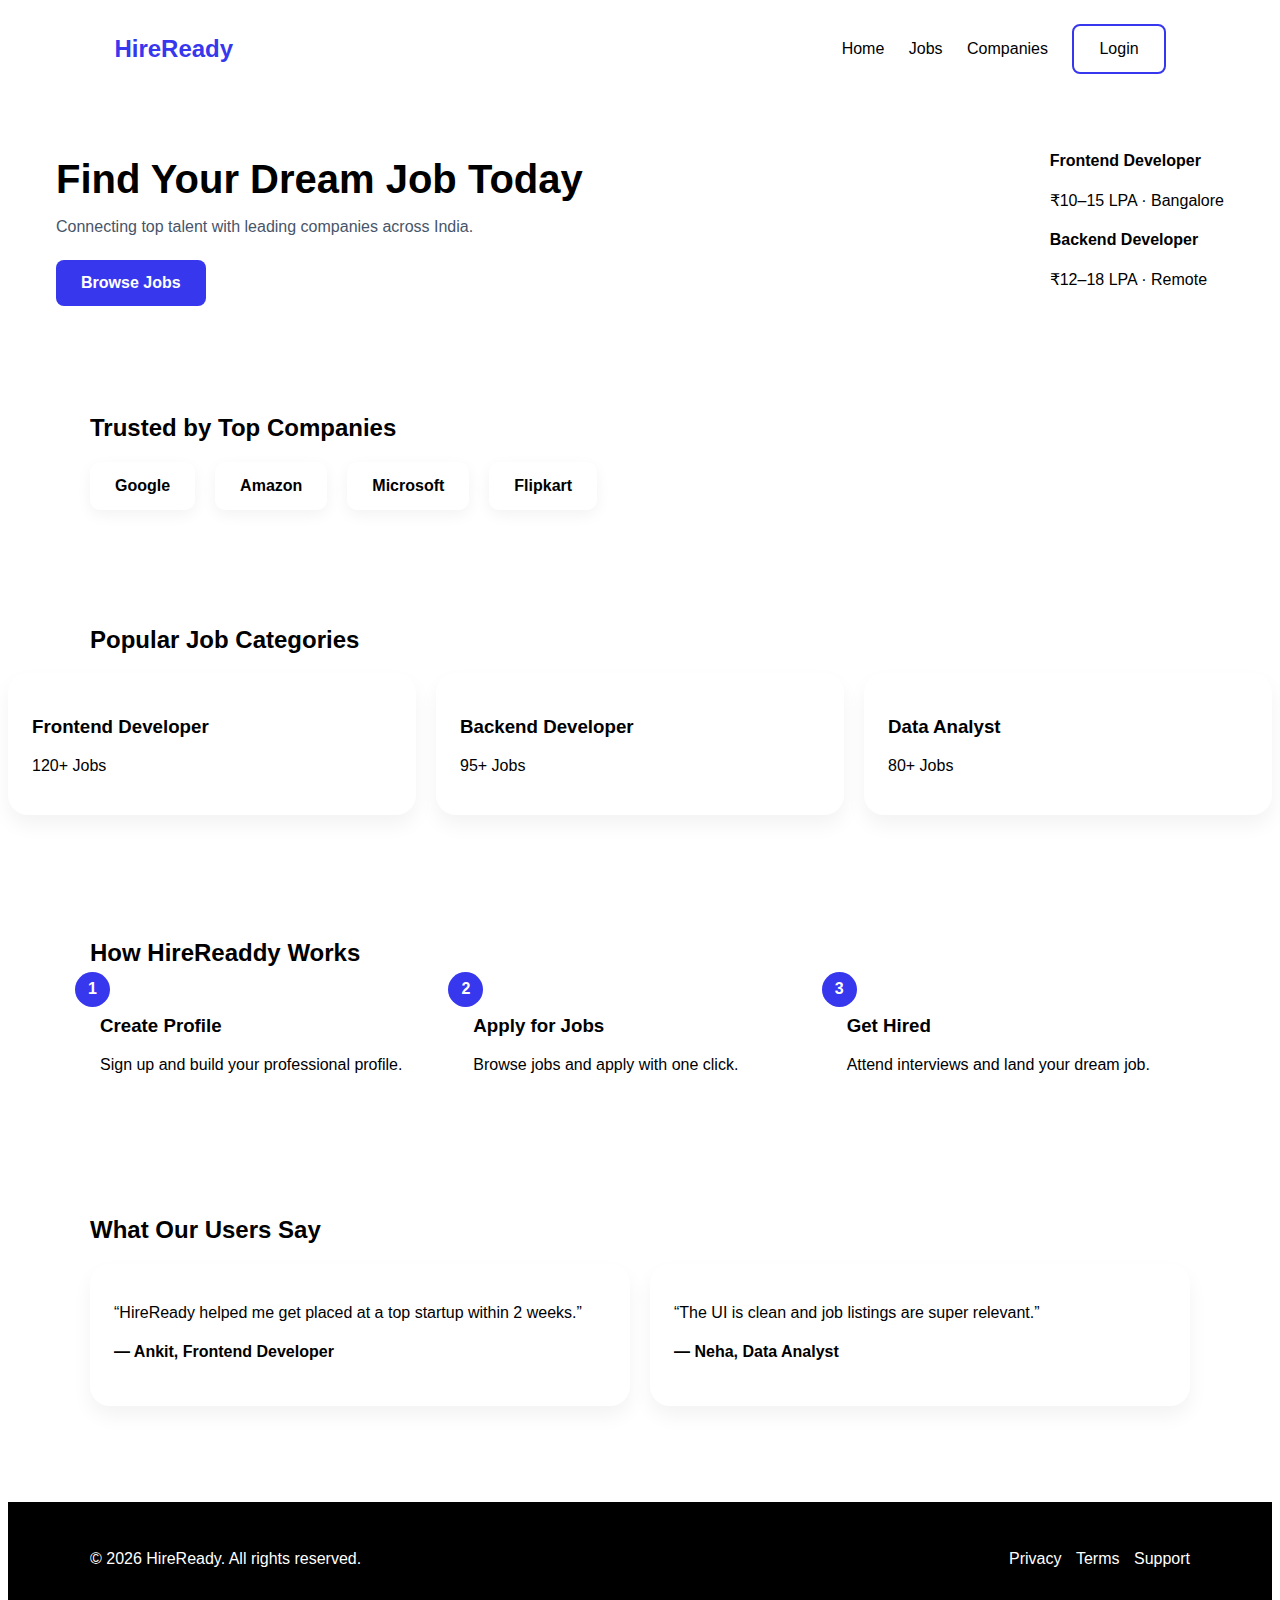
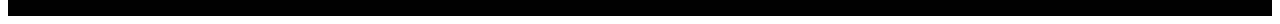
<file: HireReaddy/index.html>
<!DOCTYPE html>
<html lang="en">

<head>
    <meta charset="UTF-8">
    <meta name="viewport" content="width=device-width, initial-scale=1.0">
    <title>Document</title>
    <link rel="stylesheet" href="./css/style.css" />
</head>

<body>
    <header class="navbar">
        <div class="container nav-flex">
            <div class="logo">HireReady</div>
            <nav class="nav-links">
                <a href="index.html">Home</a>
                <a href="jobs.html">Jobs</a>
                <a href="company.html">Companies</a>
                <a href="auth.html" class="btn btn-outline">Login</a>
            </nav>
        </div>
    </header>

    <section class="hero">
      <div class="hero-flex">
        <div class="hero-text">
            <h1>Find Your Dream Job Today</h1>
            <p>Connecting top talent with leading companies across India.</p>
            <a href="jobs.html" class="btn btn-primary">Browse Jobs</a>
        </div>
         <div class="hero-illustration">
            <div class="card-mini">
                <h4>Frontend Developer</h4>
                <p>₹10–15 LPA · Bangalore</p>
            </div>
             <div class="card-mini">
                <h4>Backend Developer</h4>
                <p>₹12–18 LPA · Remote</p>
            </div>
         </div>
      </div>
    </section>

    <section class="featured-companies">
        <div class="container">
            <h2>Trusted by Top Companies</h2>
            <div class="company-logo">
                <div class="logo-card">Google</div>
                <div class="logo-card">Amazon</div>
                <div class="logo-card">Microsoft</div>
                <div class="logo-card">Flipkart</div>
            </div>
        </div>
    </section>
    
     <section class="categories">
        <div class="container">
            <h2>Popular Job Categories</h2>
        </div>
        <div class="grid-3">
            <div class="card category-card">
                <h3>Frontend Developer</h3>
                <p>120+ Jobs</p>
            </div>
            <div class="card category-card">
                <h3>Backend Developer</h3>
                <p>95+ Jobs</p>
            </div>
            <div class="card category-card">
                <h3>Data Analyst</h3>
                <p>80+ Jobs</p>
            </div>
        </div>
     </section>

     <section class="how-works">
        <div class="container">
            <h2>How HireReaddy Works</h2>
            <div class="grid-3">
                <div class="step-card">
                    <span class="step-badge">1</span>
                    <h3>Create Profile</h3>
                    <p>Sign up and build your professional profile.</p>
                </div>
                <div class="step-card">
                    <span class="step-badge">2</span>
                    <h3>Apply for Jobs</h3>
                    <p>Browse jobs and apply with one click.</p>
                </div>
                <div class="step-card">
                    <span class="step-badge">3</span>
                    <h3>Get Hired</h3>
                    <p>Attend interviews and land your dream job.</p>
                </div>
            </div>
        </div>
     </section>

     <section class="testimonials">
        <div class="container">
            <h2>What Our Users Say</h2>
            <div class="grid-2">
                <div class="card testimonial-card">
                    <p>“HireReady helped me get placed at a top startup within 2 weeks.”</p>
                    <h4>— Ankit, Frontend Developer</h4>
                </div>
                 <div class="card testimonial-card">
                    <p>“The UI is clean and job listings are super relevant.”</p>
                    <h4>— Neha, Data Analyst</h4>
                </div>  
            </div>
        </div>
     </section>

     <section class="footer">
        <div class="container footer-flex">
            <p>© 2026 HireReady. All rights reserved.</p>
            <div class="footer-links">
                <a href="#">Privacy</a>
                <a href="#">Terms</a>
                <a href="#">Support</a>
            </div>
        </div>
     </section>
</body>

</html>
</file>
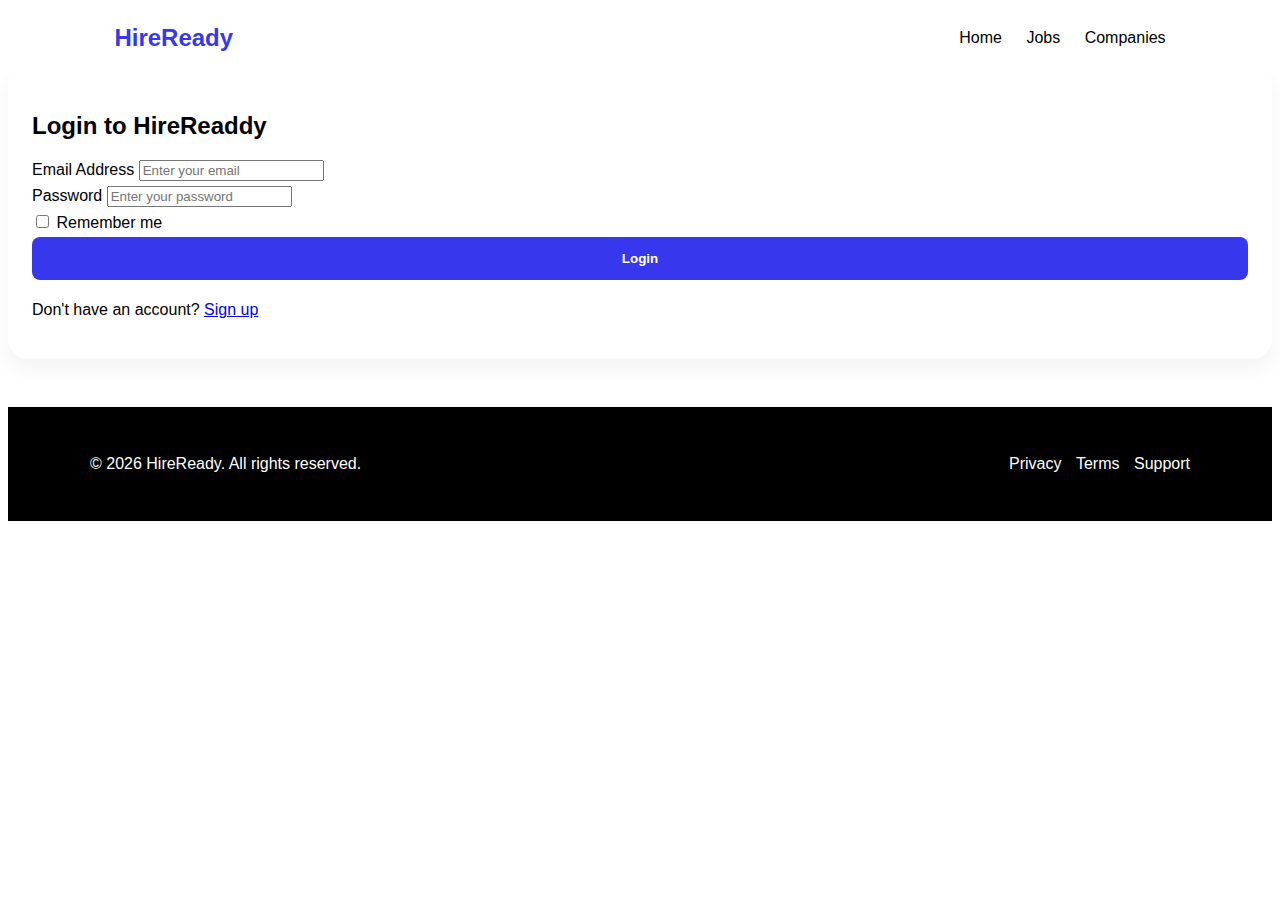
<file: HireReaddy/auth.html>
<!DOCTYPE html>
<html lang="en">
<head>
    <meta charset="UTF-8">
    <meta name="viewport" content="width=device-width, initial-scale=1.0">
    <title>Document</title>
    <link rel="stylesheet" href="./css/style.css" />
</head>
<body>
    <header class="navbar">
        <div class="container nav-flex">
            <div class="logo">HireReady</div>
            <nav class="nav-links">
                <a href="index.html">Home</a>
                <a href="jobs.html">Jobs</a>
                <a href="company.html">Companies</a>
            </nav>
        </div>
    </header>
    
    <section class="auth-section">
        <div class="auth-card card">
            <h2>Login to HireReaddy</h2>
            <form class="auth-form">
                <div class="form-group">
                    <label for="email">Email Address</label>
                    <input type="email" id="email" placeholder="Enter your email" required />
                </div>
                <div class="form-group">
                    <label for="password">Password</label>
                    <input type="password" id="password" placeholder="Enter your password" required />
                </div>
                <div class="form-group checkbox-group">
                    <label>
                        <input type="checkbox" />
                        Remember me
                    </label>
                </div>
                <button type="submit" class="btn btn-primary">Login</button>
                <p class="auth-footer-text">
                   Don't have an account?
                   <a href="#">Sign up</a>
                </p>
            </form>
        </div>
    </section>

    <footer class="footer">
        <div class="container footer-flex">
            <p>© 2026 HireReady. All rights reserved.</p>
            <div class="footer-links">
                <a href="#">Privacy</a>
                <a href="#">Terms</a>
                <a href="#">Support</a>
            </div>
        </div>
    </footer>
</body>
</html>
</file>
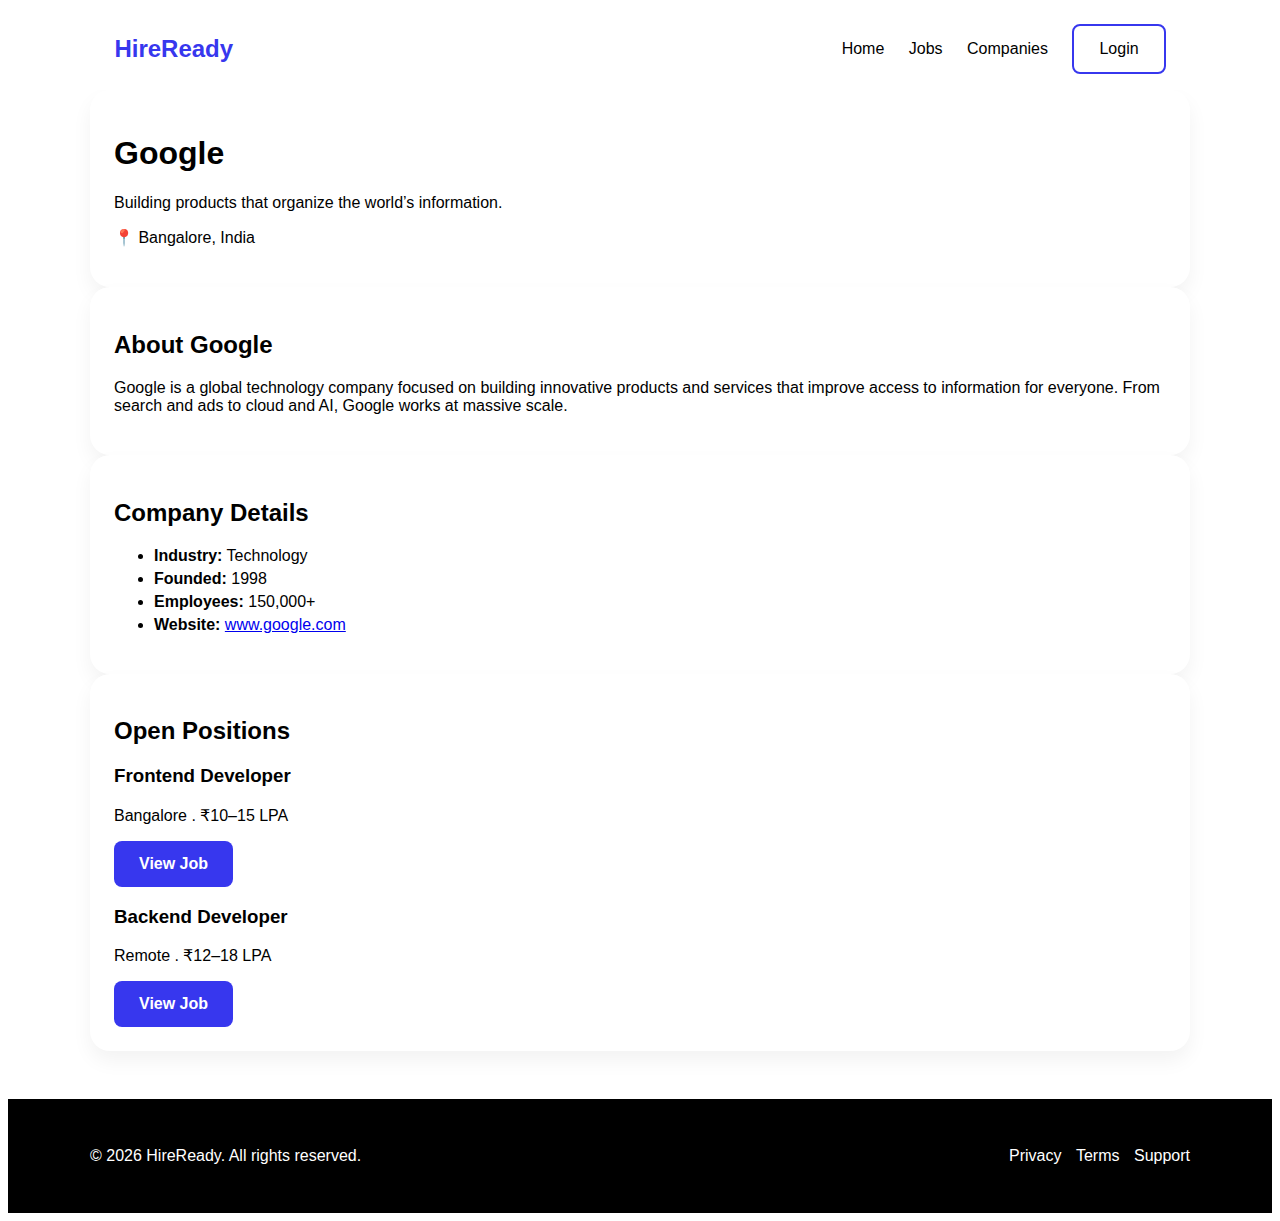
<file: HireReaddy/company.html>
<!DOCTYPE html>
<html lang="en">
<head>
    <meta charset="UTF-8">
    <meta name="viewport" content="width=device-width, initial-scale=1.0">
    <title>Document</title>
    <link rel="stylesheet" href="./css/style.css" />
</head>
<body>
    <header class="navbar">
        <div class="container nav-flex">
            <div class="logo">HireReady</div>
            <nav class="nav-links">
                <a href="index.html">Home</a>
                <a href="jobs.html">Jobs</a>
                <a href="company.html">Companies</a>
                <a href="auth.html" class="btn btn-outline">Login</a>
            </nav>
        </div>
    </header>
    
    <section class="company-profile container">
      <div class="card company-header">
        <h1>Google</h1>
        <p class="company-tagline">Building products that organize the world’s information. </p>
        <p class="company-location">📍 Bangalore, India</p>
      </div>
      <div class="card company-section">
        <h2>About Google</h2>
        <p>
            Google is a global technology company focused on building 
            innovative products and services that improve access to information for everyone.
            From search and ads to cloud and AI, Google works at massive scale.
        </p>
      </div>
      <div class="card company-section">
        <h2>Company Details</h2>
        <ul>
            <li>
                <strong>Industry:</strong>
                Technology
            </li>
              <li>
                <strong>Founded:</strong>
                1998
            </li>
              <li>
                <strong>Employees:</strong>
                150,000+
            </li>
              <li>
                <strong>Website:</strong>
                <a href="#">www.google.com</a>
            </li>
        </ul>
      </div>
      
      <div class="card company-section">
        <h2>Open Positions</h2>
        <div class="job-mini-card">
            <h3>Frontend Developer</h3>
            <p>Bangalore . ₹10–15 LPA</p>
            <a href="./job-detail.html" class="btn btn-primary">View Job</a>
        </div>
        <div class="job-mini-card">
            <h3>Backend Developer</h3>
            <p>Remote . ₹12–18 LPA</p>
            <a href="./job-detail.html" class="btn btn-primary">View Job</a>
        </div>
      </div>
    </section>
    
    <footer class="footer">
        <div class="container footer-flex">
            <p>© 2026 HireReady. All rights reserved.</p>
            <div class="footer-links">
                <a href="#">Privacy</a>
                <a href="#">Terms</a>
                <a href="#">Support</a>
            </div>
        </div>
    </footer>
</body>
</html>
</file>
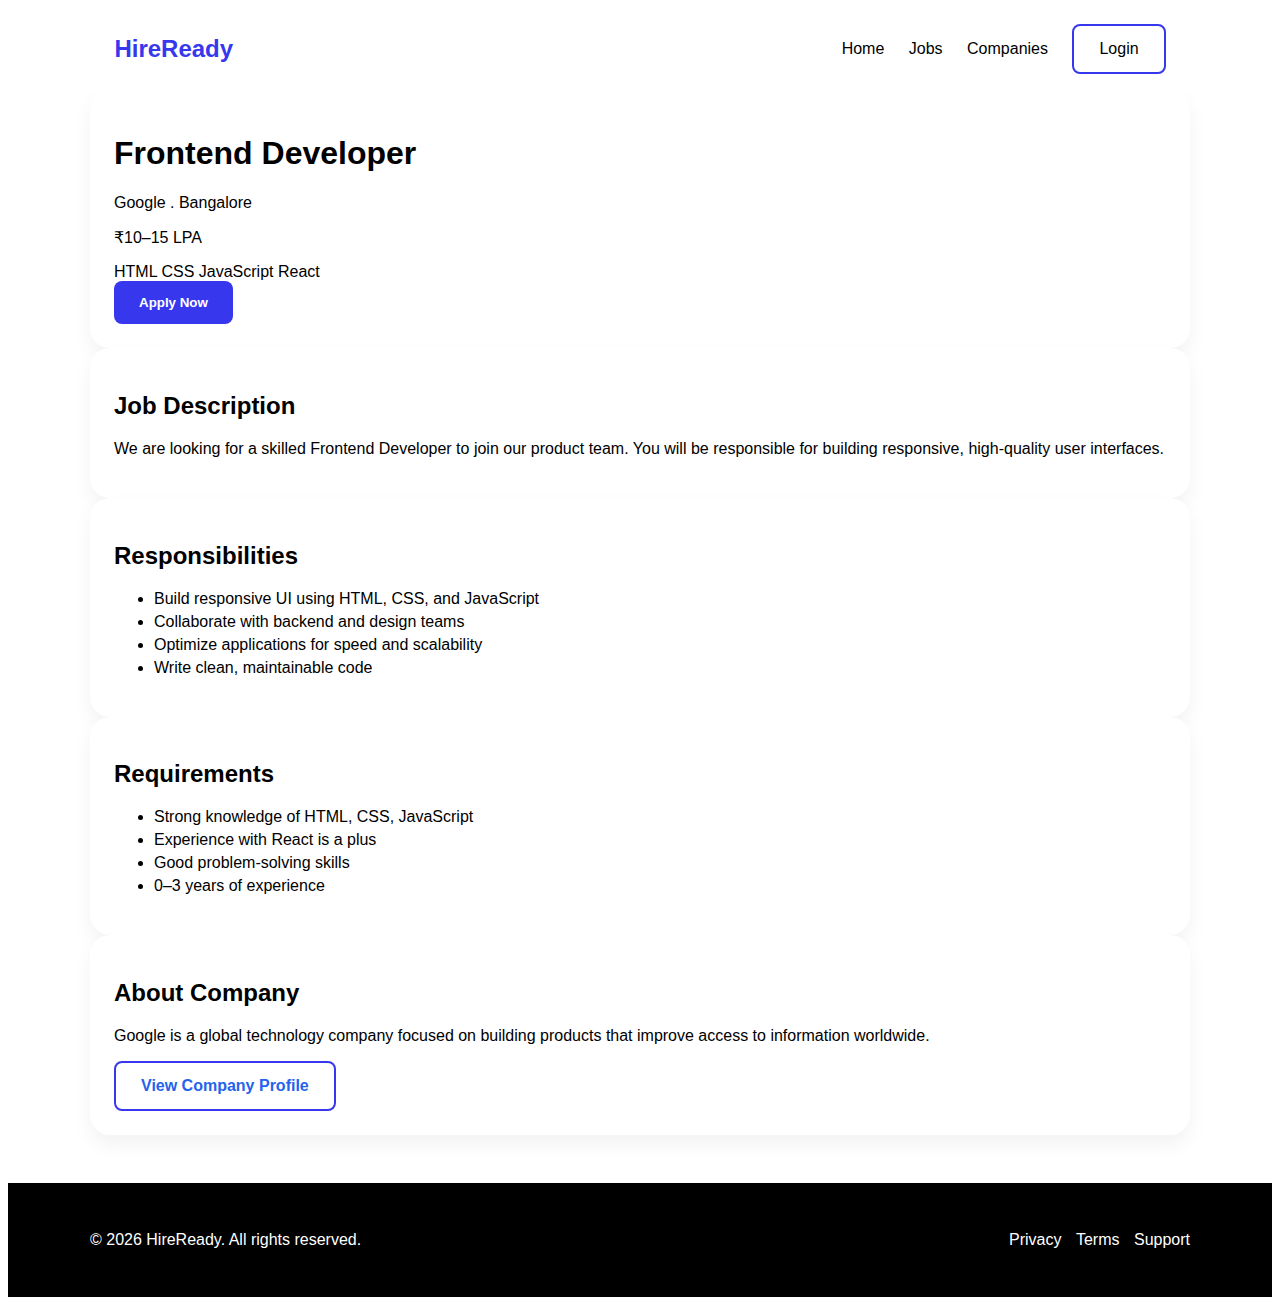
<file: HireReaddy/job-detail.html>
<!DOCTYPE html>
<html lang="en">
<head>
    <meta charset="UTF-8">
    <meta name="viewport" content="width=device-width, initial-scale=1.0">
    <title>Document</title>
    <link rel="stylesheet" href="./css/style.css" />
</head>
<body>
     <header class="navbar">
        <div class="container nav-flex">
            <div class="logo">HireReady</div>
            <nav class="nav-links">
                <a href="index.html">Home</a>
                <a href="jobs.html">Jobs</a>
                <a href="company.html">Companies</a>
                <a href="auth.html" class="btn btn-outline">Login</a>
            </nav>
        </div>
    </header>
    
    <section class="job-detail container">
        <div class="card job-header">
            <h1>Frontend Developer</h1>
            <p class="company-name">Google . Bangalore</p>
            <p class="salary">₹10–15 LPA</p>
            <div class="tags">
                <span class="badge">HTML</span>
                <span class="badge">CSS</span>
                <span class="badge">JavaScript</span>
                <span class="badge">React</span>
            </div>
            <button class="btn btn-primary">Apply Now</button>
        </div>
        <div class="card job-section">
            <h2>Job Description</h2>
            <p>
                We are looking for a skilled Frontend Developer to join our product team. 
                You will be responsible for building responsive, high-quality user interfaces.
            </p>
        </div>
        <div class="card job-section">
            <h2>Responsibilities</h2>
           <ul>
                <li>Build responsive UI using HTML, CSS, and JavaScript</li>
                <li>Collaborate with backend and design teams</li>
                <li>Optimize applications for speed and scalability</li>
                <li>Write clean, maintainable code</li>
            </ul>
        </div>
        <div class="card job-section">
            <h2>Requirements</h2>
            <ul>
                <li>Strong knowledge of HTML, CSS, JavaScript</li>
                <li>Experience with React is a plus</li>
                <li>Good problem-solving skills</li>
                <li>0–3 years of experience</li>
            </ul>
        </div>
        <div class="card job-section">
            <h2>About Company</h2>
            <p>
                Google is a global technology company focused on building products that improve access to information worldwide.
            </p>
            <a href="./company.html" class="btn btn-outline">View Company Profile</a>
        </div>
    </section>
     <footer class="footer">
        <div class="container footer-flex">
            <p>© 2026 HireReady. All rights reserved.</p>
            <div class="footer-links">
                <a href="#">Privacy</a>
                <a href="#">Terms</a>
                <a href="#">Support</a>
            </div>
        </div>
    </footer>
</body>
</html>
</file>
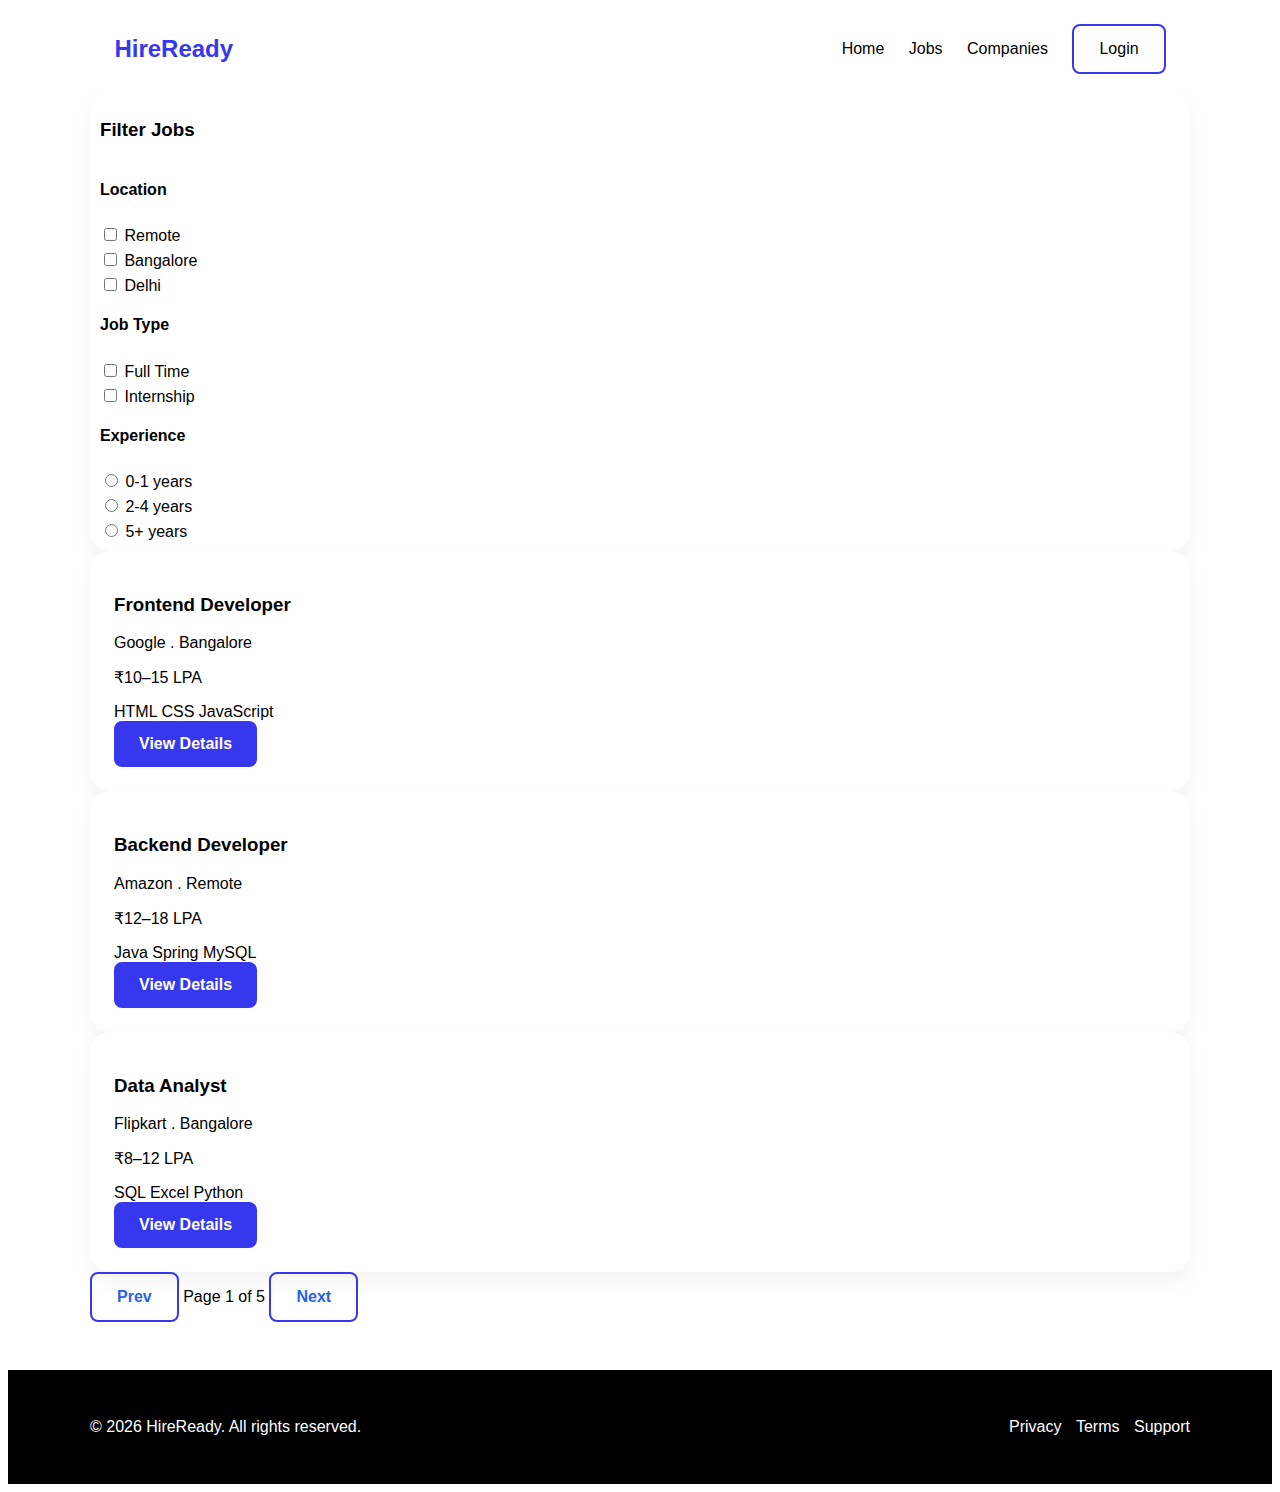
<file: HireReaddy/jobs.html>
<!DOCTYPE html>
<html lang="en">
<head>
    <meta charset="UTF-8">
    <meta name="viewport" content="width=device-width, initial-scale=1.0">
    <title>Document</title>
    <link rel="stylesheet" href="./css/style.css" />
</head>
<body>
    <header class="navbar">
        <div class="container nav-flex">
            <div class="logo">HireReady</div>
            <nav class="nav-links">
                <a href="index.html">Home</a>
                <a href="jobs.html">Jobs</a>
                <a href="company.html">Companies</a>
                <a href="auth.html" class="btn btn-outline">Login</a>
            </nav>
        </div>
    </header>

    <section class="jobs-page container">
        <aside class="filter-card">
          <h3>Filter Jobs</h3>
          <div class="filter-group">
            <h4>Location</h4>
            <label>
                <input type="checkbox" />
                 Remote 
            </label>
            <label>
                <input type="checkbox" />
                 Bangalore 
            </label>
             <label>
                <input type="checkbox" />
                 Delhi 
            </label>
          </div>
          <div class="filter-group">
            <h4>Job Type</h4>
            <label>
                <input type="checkbox" />
                 Full Time 
            </label>
            <label>
                <input type="checkbox" />
                 Internship 
            </label>
          </div>
          <div class="filter-group">
            <h4>Experience</h4>
            <label>
                <input type="radio" name="exp" />
                 0-1 years
            </label>
            <label>
                <input type="radio" name="exp" />
                 2-4 years
            </label>
            <label>
                <input type="radio" name="exp" />
                 5+ years
            </label>
          </div>
        </aside>
        <main class="job-grid">
           <div class="card job-card">
             <h3>Frontend Developer</h3>
             <p class="company-name">Google . Bangalore</p>
             <p class="salary">₹10–15 LPA</p>
             <div class="tags">
                <span class="badge">HTML</span>
                <span class="badge">CSS</span>
                <span class="badge">JavaScript</span>
             </div>
             <a href="./job-detail.html" class="btn btn-primary">View Details</a>
           </div>
           <div class="card job-card">
             <h3>Backend Developer</h3>
             <p class="company-name">Amazon . Remote</p>
             <p class="salary">₹12–18 LPA</p>
             <div class="tags">
                <span class="badge">Java</span>
                <span class="badge">Spring</span>
                <span class="badge">MySQL</span>
             </div>
             <a href="./job-detail.html" class="btn btn-primary">View Details</a>
           </div>
           <div class="card job-card">
             <h3>Data Analyst</h3>
             <p class="company-name">Flipkart . Bangalore</p>
             <p class="salary">₹8–12 LPA</p>
             <div class="tags">
                <span class="badge">SQL</span>
                <span class="badge">Excel</span>
                <span class="badge">Python</span>
             </div>
             <a href="./job-detail.html" class="btn btn-primary">View Details</a>
           </div>
        </main>
    </section>

    <section class="pagination container">
        <a href="#" class="btn btn-outline">Prev</a>
        <span>Page 1 of 5</span>
        <a href="#" class="btn btn-outline">Next</a>
    </section>

    <footer class="footer">
        <div class="container footer-flex">
            <p>© 2026 HireReady. All rights reserved.</p>
            <div class="footer-links">
                <a href="#">Privacy</a>
                <a href="#">Terms</a>
                <a href="#">Support</a>
            </div>
        </div>
    </footer>
</body>
</html>
</file>
<file: HireReaddy/css/style.css>
*{
    box-sizing: border-box;
    font-family: Arial, Helvetica, sans-serif;
}
.navbar{
    background: white;
    padding: 1rem 3rem;
    position: sticky;
    top: 0;
    z-index: 10;
}
.nav-flex{
    display: flex;
    justify-content: space-between;
    align-items: center;
}
.logo{
    font-size: 1.5rem;
    font-weight: bold;
    color: rgb(55, 55, 238);
}
.nav-links a{
    margin-left: 20px;
    text-decoration: none;
    color: black;
    font-weight: 500;
}
.btn{
    display: inline-block;
    padding: 14px 25px;
    border-radius: 8px;
    border: none;
    text-decoration: none;
    cursor: pointer;
    font-weight: bold;
}
.btn-outline{
    background: transparent;
    border: 2px solid rgb(55, 55, 238);
    color: #2563eb;
}
.hero{
    background:white;
    padding: 2.5rem 3rem;
}
.hero-flex{
    display: flex;
    align-items: center;
    justify-content: space-between;
    gap: 20px;
}
.hero-text h1{
    font-size: 2.5rem;
    margin-bottom: 1rem;
}
.hero-text p{
     margin-bottom: 1.5rem;
     color: #475569;
}
.btn{
    padding: 14px 25px;
    border-radius: 8px;
    text-decoration: none;
    cursor: pointer;
    font-weight: bold;
}
.btn-primary{
    background: rgb(55, 55, 238);
    color: white;
}
.featured-companies{
    padding: 3rem 0;
}
.container{
    width: 90%;
    max-width: 1100px;
    margin: auto;
}
.company-logo{
    display: flex;
    gap: 20px;
    margin-top: 10px;
}
.logo-card{
    background: white;
    padding: 15px 25px;
    border-radius: 10px;
    font-weight: bold;
    box-shadow: 0 5px 15px rgba(0, 0, 0, 0.05);
}
.categories{
   padding: 3rem 0;
}
.grid-3{
    display: grid;
    grid-template-columns: repeat(3, 1fr);
    gap: 20px;
}
.card{
    background: white;
    padding: 1.5rem;
    border-radius: 20px;
    box-shadow: 0 10px 20px rgba(0, 0, 0, 0.05);
}
.category-card{
    margin-bottom: 0.5rem;
}
.how-works{
    background: white;
    padding: 3rem 0;
}
.step-card{
    background: white;
    padding: 10px;
    border-radius: 10px;
    position: relative;
}
.step-badge{
    position: absolute;
    top: -15px;
    left: -15px;
    background: rgb(55, 55, 238);
    color: white;
    width: 35px;
    height: 35px;
    border-radius: 50%;
    display: flex;
    align-items: center;
    justify-content: center;
    font-weight: bold;
}
.testimonials{
    padding: 3rem 0;
}
.grid-2{
    display: grid;
    grid-template-columns: repeat(2, 1fr);
    gap: 20px;
}
.footer{
    background: black;
    color: white;
    padding: 2rem 0;
    margin-top: 3rem;
}
.footer-flex{
    display: flex;
    justify-content: space-between;
    align-items: center;
}
.footer-links a{
    color: white;
    margin-left: 10px;
    text-decoration: none;
}

/* styles for jobs page */
.filter-card{
    background: white;
    padding: 10px;
    border-radius: 20px;
    box-shadow: 0 10px 20px rgba(0, 0, 0, 0.05);
}
.filter-group{
    display: flex;
    flex-direction: column;
    gap: 5px;
}
.company-section ul{
    display: flex;
    flex-direction: column;
    gap: 5px;
}

/* styles form login page */
.auth-form{
    display: flex;
    flex-direction: column;
    gap: 5px;
}

/* styles for job details page */
.job-section ul{
    display: flex;
    flex-direction: column;
    gap: 5px;
}

@media (max-width: 900px) {
  .hero-flex {
    flex-direction: column;
    text-align: center;
  }

  .grid-3 {
    grid-template-columns: 1fr;
  }

  .grid-2 {
    grid-template-columns: 1fr;
  }

  .nav-flex {
    flex-direction: column;
    gap: 1rem;
  }
}
</file>
